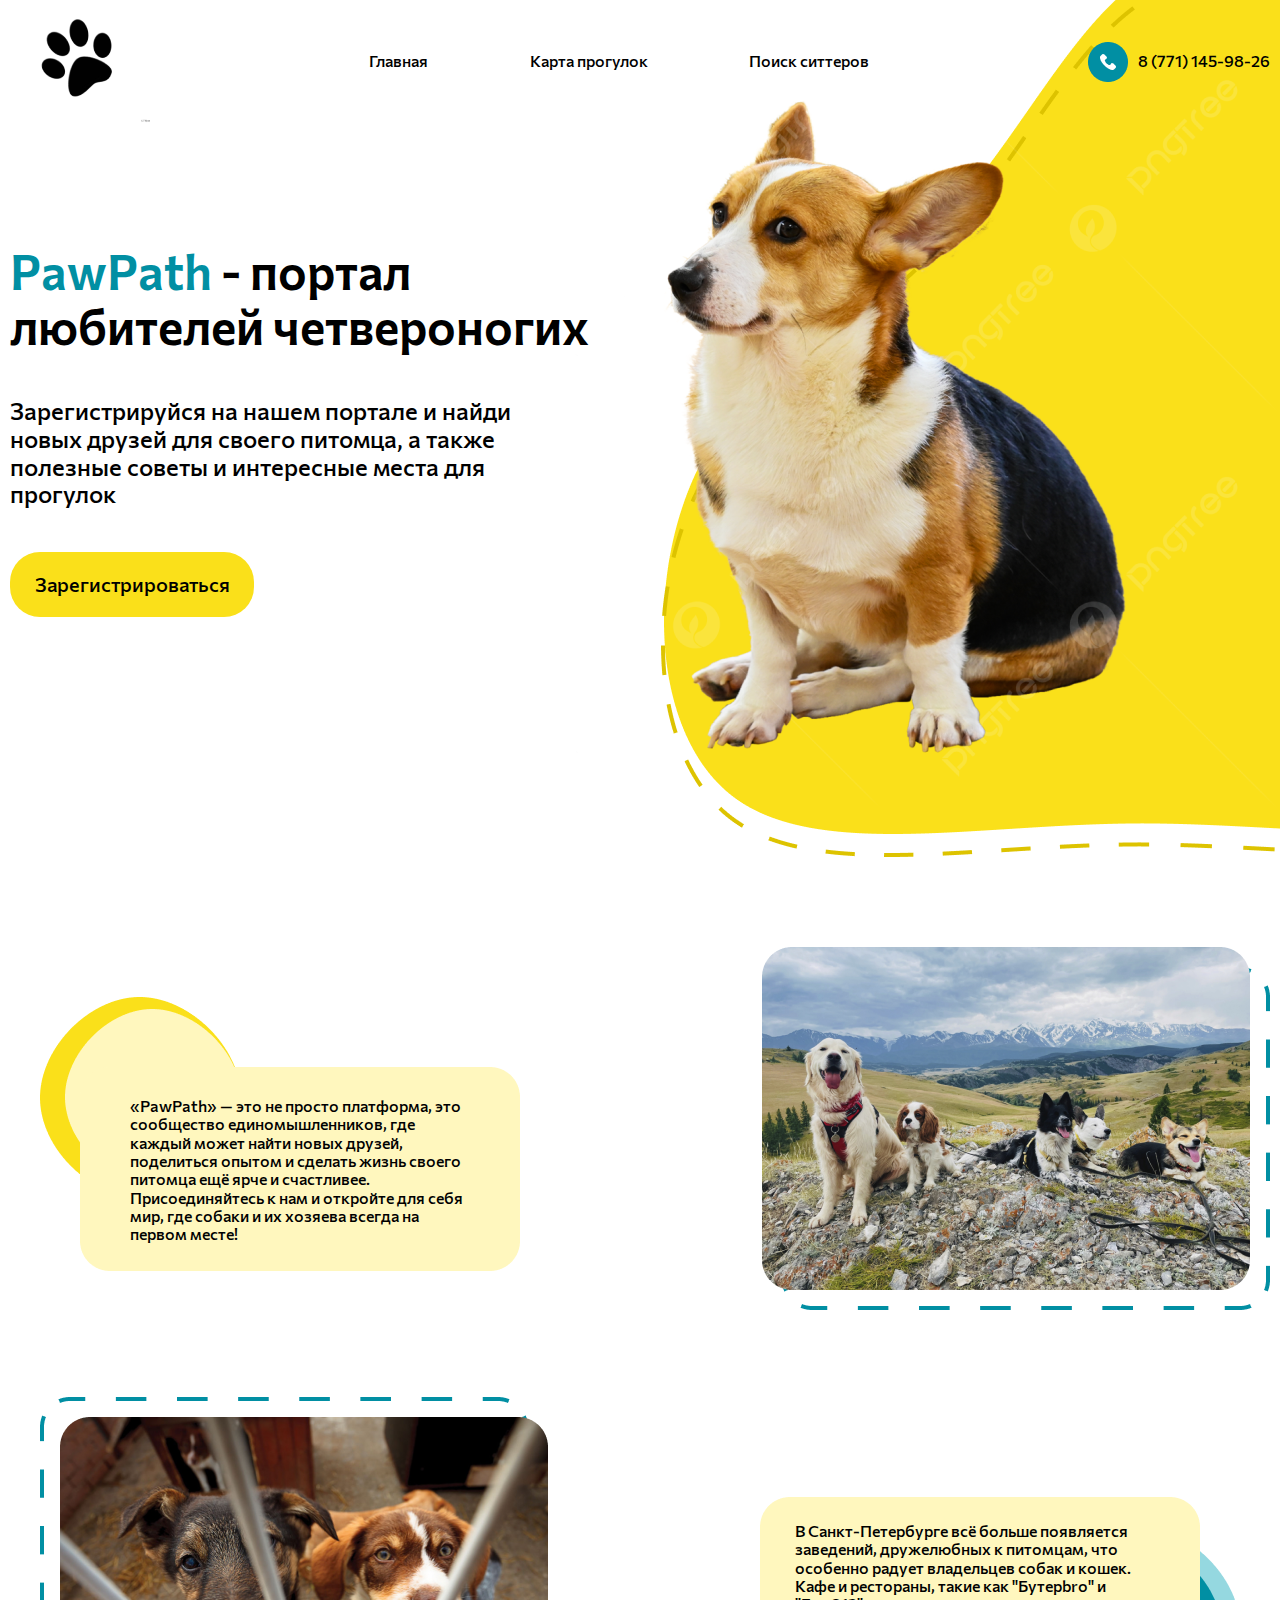
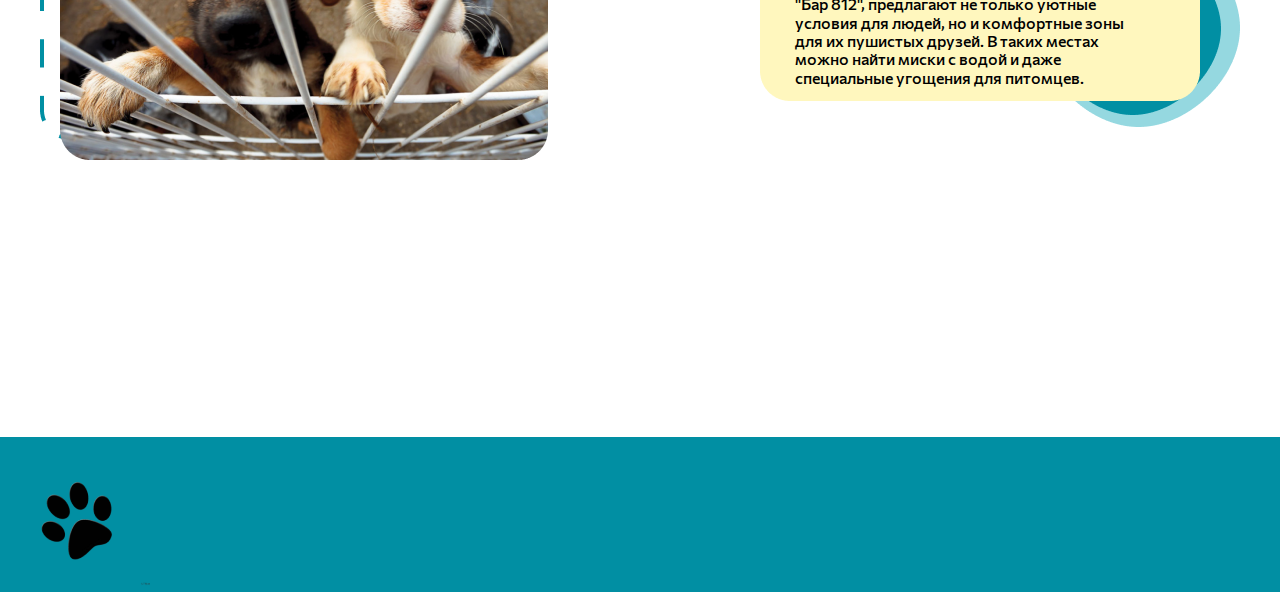
<file: index.html>
<!DOCTYPE html>
<html lang="en">
<head>
    <meta charset="UTF-8">
    <meta name="viewport" content="width=device-width, initial-scale=1.0">
    <link rel="stylesheet" href="./css/style.css">
    <link rel="icon" href="./images/paw.png" type="image/png">
    <title>Paw-path</title>
</head>
<body>
    <header class="header">
        <div class="container header__container">
            <img class="header__logo" src="./images/paw.png" alt="logo">
            <ul class="header__nav">
                <li class="header__nav-items header__main">Главная</li>
                <li class="header__nav-items header__map">Карта прогулок</li>
                <li class="header__nav-items">Поиск ситтеров</li>
            </ul> 
            <div class="header__contacts">
                <img src="./images/phone.png" alt="" class="header__contacts-img">
                <p class="header__phone">8 (771) 145-98-26</p>
            </div>   
        </div>
    </header>
    <main class="main">
        <section class="description">
            <div class="container description_container">
                <div class="description__text">
                    <p class="description__title"><span>PawPath</span> - портал любителей четвероногих</p>
                    <p class="description__subtite">Зарегистрируйся на нашем портале и найди новых друзей для своего питомца, а также полезные советы и интересные места для прогулок</p>
                    <button class="description__auth">Зарегистрироваться</button>
                </div>
                <div class="description__img">
                    <img src="./images/dog.png" alt="" class="description__dog">
                    <img src="./images/orange.png" alt="" class="description__background">
                </div>
            </div>
        </section>
        <section class="facts">
            <div class="container facts__container">
                    <div class="facts__left">
                        <p class="facts__text">«PawPath» — это не просто платформа, это сообщество единомышленников, где каждый может найти новых друзей, поделиться опытом и сделать жизнь своего питомца ещё ярче и счастливее. Присоединяйтесь к нам и откройте для себя мир, где собаки и их хозяева всегда на первом месте!</p>
                        <img src="./images/facts-back-1.png" alt="" class="facts__backround-1">
                        <img src="./images/facts-back-2.png" alt="" class="facts__backround-2">
                    </div>
                    <div class="facts__right">
                        <img src="./images/facts__border.png" alt="" class="facts__border">
                        <img src="./images/facts__dogs.png" alt="" class="facts__dog">
                    </div>
            </div>
        </section>
        <section class="funfact">
            <div class="container funfact__container">
                <div class="funfact__item">
                    <div class="funfact__left">
                        <img src="./images/facts__border.png" alt="" class="funfact__border">
                        <img src="./images/funfact_dogs.png" alt="" class="funfact__dog">
                    </div>
                    <div class="funfact__right">
                        <p class="funfact__text">В Санкт-Петербурге всё больше появляется заведений, дружелюбных к питомцам, что особенно радует владельцев собак и кошек. Кафе и рестораны, такие как "Бутерbro" и "Бар 812", предлагают не только уютные условия для людей, но и комфортные зоны для их пушистых друзей. В таких местах можно найти миски с водой и даже специальные угощения для питомцев. 
                        </p>
                        <img src="./images/funfact__background.png" alt="" class="funfact__backround-1">
                        <img src="./images/facts-back-2.png" alt="" class="funfact__backround-2">
                    </div>
                </div>
            </div>
        </section>
        <section class="alert hide">
            <div class="container alert__conatiner">
                <div class="alert__header">
                    <h3 class="alert__title">Мы рады вас приветствовать!</h3>
                    <img src="./images/close.png" alt="close" class="alert__close">
                </div> 
                <div class="alert__data">
                    <input type="text" class="alert__input" type="text" placeholder="Ваше имя...">
                    <input type="text" class="alert__input" type="text" placeholder="Ваш телефон...">
                    <input type="text" class="alert__input" type="text" placeholder="Ваш email...">
                    <input type="text" class="alert__input" type="text" placeholder="Кличка питомца">
                    <input type="text" class="alert__input" type="text" placeholder="Порода питомца">
                </div>  
                <button class="alert__file">Прикрепить фото питомца</button> 
                <button class="alert__auth">Зарегистрироваться</button>  
            </div>
        </section>
        <footer class="footer">
            <div class="container footer__container">
                <img src="./images/paw.png" alt="" class="footer__logo">
            </div>
        </footer>
    </main>
    <script src="https://api-maps.yandex.ru/2.1/?apikey=a1d4d468-446a-4469-a024-4dbfcba8fbee&lang=ru_RU"
    type="text/javascript">
    </script>
    <script src="./js/script.js"></script>
</body>
</html>
</file>
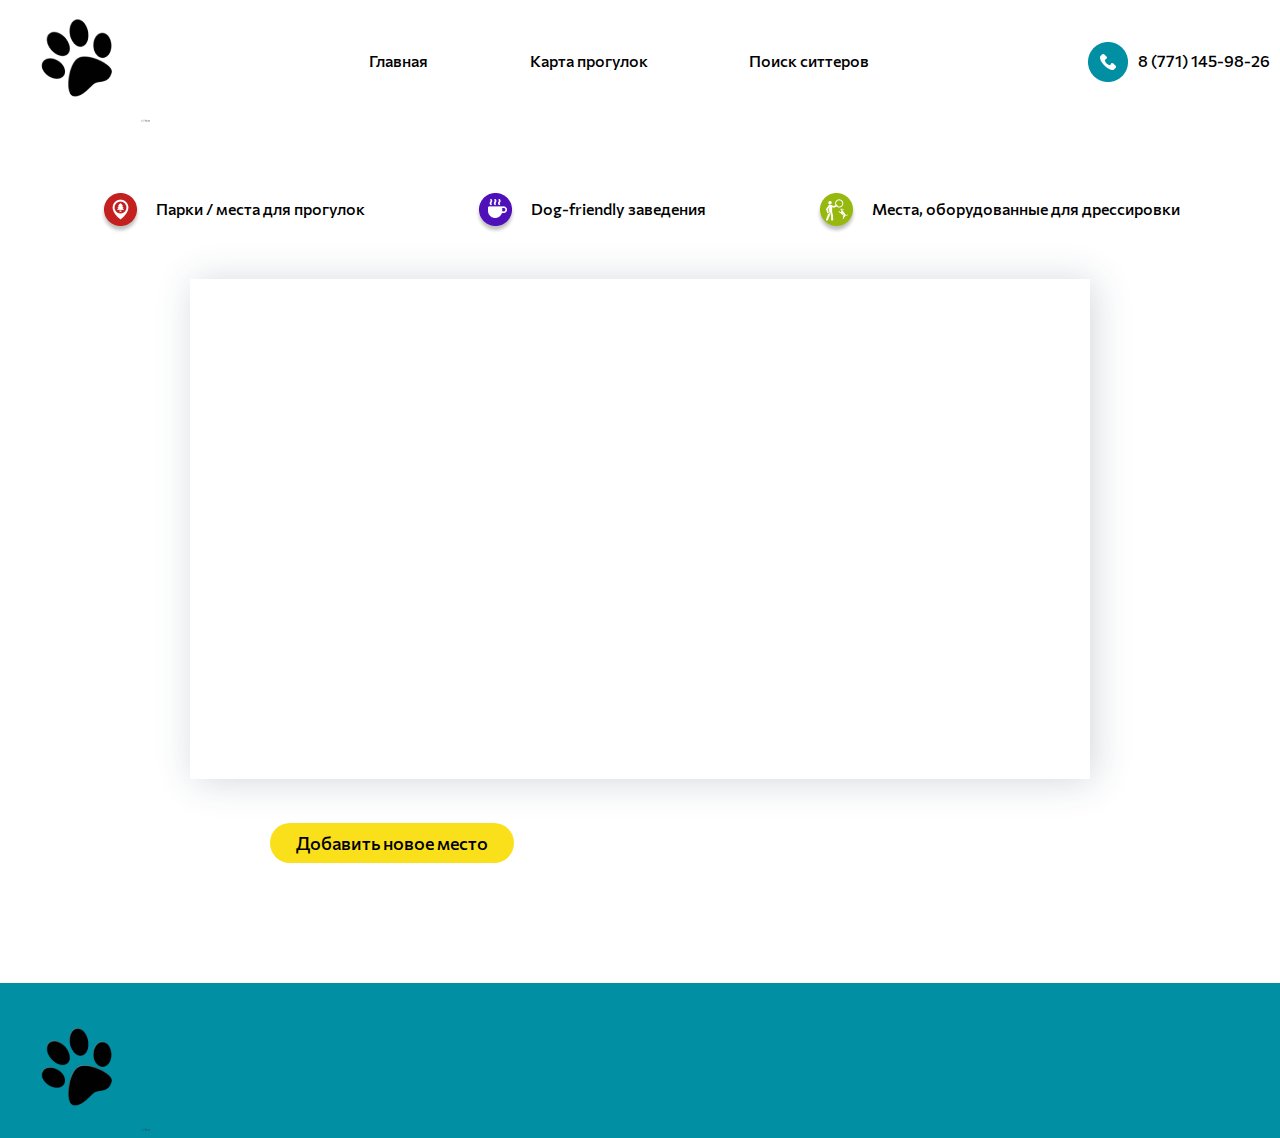
<file: map.html>
<!DOCTYPE html>
<html lang="en">
<head>
    <meta charset="UTF-8">
    <meta name="viewport" content="width=device-width, initial-scale=1.0">
    <link rel="stylesheet" href="./css/style.css">
    <link rel="icon" href="./images/paw.png" type="image/png">
    <title>Paw-path (map)</title>

</head>
<body>
    <header class="header">
        <div class="container header__container">
            <img class="header__logo" src="./images/paw.png" alt="logo">
            <ul class="header__nav">
                <li class="header__nav-items header__main">Главная</li>
                <li class="header__nav-items header__map">Карта прогулок</li>
                <li class="header__nav-items">Поиск ситтеров</li>
            </ul> 
            <div class="header__contacts">
                <img src="./images/phone.png" alt="" class="header__contacts-img">
                <p class="header__phone">8 (771) 145-98-26</p>
            </div>   
        </div>
    </header>
    <script src="./js/script.js"></script>
    <main>
        <section class="marks">
            <div class="container marks__container">
                <div class="marks__desc">
                    <div class="marks__item">
                        <img src="./images/park_mark.png" alt="" class="marks__img">
                        <p class="marks__text">Парки / места для прогулок</p>
                    </div>
                    <div class="marks__item">
                        <img src="./images/dog-friendly.png" alt="" class="marks__img">
                        <p class="marks__text">Dog-friendly заведения</p>
                    </div>
                    <div class="marks__item">
                        <img src="./images/mark_commands.png" alt="" class="marks__img">
                        <p class="marks__text">Места, оборудованные для дрессировки</p>
                    </div>
                </div>
                <!--<script type="text/javascript" charset="utf-8" async src="https://api-maps.yandex.ru/services/constructor/1.0/js/?um=constructor%3Ac27ae989a83c2bc05c1467d53670e6bea9ec00c4a25f7cadc397e3616625e464&amp;width=800&amp;height=500&amp;lang=en_FR&amp;scroll=true" class="map"></script>-->
                <div id="YMapsID" style="width: 900px; height: 500px;" class="marks__map"></div>
                <button class="marks__add btn">Добавить новое место</button>
            </div>
        </section>

        <section class="place hide">
            <div class="place__container container">
                <img src="./images/close.png" alt="close" class="place__close">
                <h1 class="place__title">Таврический сад</h1>
                <div class="place__slider">
                    <img src="./images/arrow.png" alt="" class="place__arrow-left">
                    <div class="place__photo">
                        <img src="./images/review-photo.png" alt="" class="place__img">
                        <img src="./images/review-photo-2.png" alt="" class="place__img">
                        <!--<img src="" alt="" class="place__img">-->
                        <!--<img src="" alt="" class="place__img">-->
                    </div>
                    <img src="./images/arrow.png" alt="" class="place__arrow-right">
                </div>
                <div class="place__desc">
                    <p class="place__text">
                        Посещение с животными любых видов, пород и размеров (кроме собаки-поводыря при наличии паспорта собаки-поводыря). Посещение с животными любых видов, пород и размеров (кроме собаки-поводыря при наличии паспорта собаки-поводыря). Посещение с животными любых видов, пород и размеров (кроме собаки-поводыря при наличии паспорта собаки-поводыря).
                    </p>
                    <p class="place__text">
                        Посещение с животными любых видов, пород и размеров (кроме собаки-поводыря при наличии паспорта собаки-поводыря). Посещение с животными любых видов, пород и размеров (кроме собаки-поводыря при наличии паспорта собаки-поводыря). 
                    </p>
                </div>
                <div class="place__review">
                    <h2 class="place__title">Отзывы</h2>
                    <div class="place__list-review">
                        <img src="./images/arrow.png" alt="" class="place__arrow-left">
                        <div class="place__review-item">
                            <div class="place__human">
                                <img src="./images/review-avatar.png" alt="avatar" class="place__avatar">
                                <div class="place__rating">
                                    <span class="place__name">Malika Fazlieva</span>
                                    <div class="place__stars">
                                        <img src="./images/star.png" alt="star" class="place__star">
                                        <img src="./images/star.png" alt="star" class="place__star">
                                        <img src="./images/star.png" alt="star" class="place__star">
                                    </div>
                                </div>
                            </div>
                            <p class="place__review-text">
                                Это удивительное место, где можно насладиться природой в самом центре города. Вход с собаками разрешен.
                            </p>
                        </div>
                        <div class="place__review-item">
                            <div class="place__human">
                                <img src="./images/review-avatar.png" alt="avatar" class="place__avatar">
                                <div class="place__rating">
                                    <span class="place__name">Malika Fazlieva</span>
                                    <div class="place__stars">
                                        <img src="./images/star.png" alt="star" class="place__star">
                                        <img src="./images/star.png" alt="star" class="place__star">
                                        <img src="./images/star.png" alt="star" class="place__star">
                                    </div>
                                </div>
                            </div>
                            <p class="place__review-text">
                                Это удивительное место, где можно насладиться природой в самом центре города. Вход с собаками разрешен.
                            </p>
                        </div>
                        <div class="place__review-item">
                            <div class="place__human">
                                <img src="./images/review-avatar.png" alt="avatar" class="place__avatar">
                                <div class="place__rating">
                                    <span class="place__name">Malika Fazlieva</span>
                                    <div class="place__stars">
                                        <img src="./images/star.png" alt="star" class="place__star">
                                        <img src="./images/star.png" alt="star" class="place__star">
                                        <img src="./images/star.png" alt="star" class="place__star">
                                    </div>
                                </div>
                            </div>
                            <p class="place__review-text">
                                Это удивительное место, где можно насладиться природой в самом центре города. Вход с собаками разрешен.
                            </p>
                        </div>
                        <img src="./images/arrow.png" alt="" class="place__arrow-right">
                    </div>
                    <div class="place__buttons">
                        <button class="place__add-photo btn">Добавить фото</button>
                        <button class="place__add-review btn">Добавить отзыв</button>
                    </div>
                </div>
            </div>
        </section>
        <div class="review hide">
            <div class="container review__container window">
                <img src="./images/close.png" alt="close" class="review__close">
                <h1 class="review__title">Ваш отзыв о локации поможет другим хозяевам !</h1>
                <textarea name="" id="" class="review__text" placeholder="Введите текст..."></textarea>
                <button class="review__send btn">Отправить отзыв</button>
            </div>
        </div>
        <div class="new window hide">
            <div class="new__container container">
                <img src="./images/close.png" alt="close" class="new__close">
                <h1 class="new__title">Будем рады новому месту для любителей четвероногих!</h1>
                <select name="" id="" aria-placeholder="Тип места" class="new__input new__select">
                   <option value="" disabled selected hidden>Тип места</option> 
                    <option value="">Парки / места для прогулок</option>
                    <option value="">Dog-friendly заведения</option>
                    <option value="">Места, оборудованные для дрессировки</option>
                </select>
                <input type="text" name="" id="" placeholder="Название" class="new__input">
                <textarea name="" id="" placeholder="Описание" class="new__input new__textarea"></textarea>
                <button class="new__add">Прикрепить фото локации</button>
                <button class="btn new__send">Отправить на проверку</button>
            </div>
        </div>
    </main>
    <div class="image hide">

    </div>
    <footer class="footer footer__map">
        <div class="container footer__container">
            <img src="./images/paw.png" alt="" class="footer__logo">
        </div>
    </footer>
    <script src="https://api-maps.yandex.ru/2.1/?apikey=a1d4d468-446a-4469-a024-4dbfcba8fbee&lang=ru_RU"
    type="text/javascript">
    </script>
   <script src="./js/script_map.js"></script>
</body>
</html>
</file>
<file: css/style.css>
/*! normalize.css v8.0.1 | MIT License | github.com/necolas/normalize.css */
/* Document
   ========================================================================== */
/**
 * 1. Correct the line height in all browsers.
 * 2. Prevent adjustments of font size after orientation changes in iOS.
 */
* {
  margin: 0;
  padding: 0;
}

html {
  line-height: 1.15; /* 1 */
  -webkit-text-size-adjust: 100%; /* 2 */
}

ul {
  list-style: none;
}

/* Sections
   ========================================================================== */
/**
 * Remove the margin in all browsers.
 */
body {
  margin: 0;
}

strong {
  font-weight: normal;
}

/**
 * Render the `main` element consistently in IE.
 */
main {
  display: block;
  margin: 0;
}

/**
 * Correct the font size and margin on `h1` elements within `section` and
 * `article` contexts in Chrome, Firefox, and Safari.
 */
h1 {
  font-size: 2em;
  margin: 0;
}

/* Grouping content
   ========================================================================== */
/**
 * 1. Add the correct box sizing in Firefox.
 * 2. Show the overflow in Edge and IE.
 */
hr {
  -webkit-box-sizing: content-box;
          box-sizing: content-box; /* 1 */
  height: 0; /* 1 */
  overflow: visible; /* 2 */
}

/**
 * 1. Correct the inheritance and scaling of font size in all browsers.
 * 2. Correct the odd `em` font sizing in all browsers.
 */
pre {
  font-family: monospace, monospace; /* 1 */
  font-size: 1em; /* 2 */
}

/* Text-level semantics
   ========================================================================== */
/**
 * Remove the gray background on active links in IE 10.
 */
ul {
  padding: 0;
}

a {
  background-color: transparent;
}

/**
 * 1. Remove the bottom border in Chrome 57-
 * 2. Add the correct text decoration in Chrome, Edge, IE, Opera, and Safari.
 */
abbr[title] {
  border-bottom: none; /* 1 */
  text-decoration: underline; /* 2 */
  -webkit-text-decoration: underline dotted;
          text-decoration: underline dotted; /* 2 */
}

/**
 * Add the correct font weight in Chrome, Edge, and Safari.
 */
b,
strong {
  font-weight: bolder;
}

/**
 * 1. Correct the inheritance and scaling of font size in all browsers.
 * 2. Correct the odd `em` font sizing in all browsers.
 */
code,
kbd,
samp {
  font-family: monospace, monospace; /* 1 */
  font-size: 1em; /* 2 */
}

/**
 * Add the correct font size in all browsers.
 */
small {
  font-size: 80%;
}

/**
 * Prevent `sub` and `sup` elements from affecting the line height in
 * all browsers.
 */
sub,
sup {
  font-size: 75%;
  line-height: 0;
  position: relative;
  vertical-align: baseline;
}

sub {
  bottom: -0.25em;
}

sup {
  top: -0.5em;
}

/* Embedded content
   ========================================================================== */
/**
 * Remove the border on images inside links in IE 10.
 */
img {
  border-style: none;
}

/* Forms
   ========================================================================== */
/**
 * 1. Change the font styles in all browsers.
 * 2. Remove the margin in Firefox and Safari.
 */
button,
input,
optgroup,
select,
textarea {
  font-family: inherit; /* 1 */
  font-size: 100%; /* 1 */
  margin: 0; /* 2 */
}

/**
 * Show the overflow in IE.
 * 1. Show the overflow in Edge.
 */
button,
input { /* 1 */
  overflow: visible;
}

/**
 * Remove the inheritance of text transform in Edge, Firefox, and IE.
 * 1. Remove the inheritance of text transform in Firefox.
 */
button,
select { /* 1 */
  text-transform: none;
}

/**
 * Correct the inability to style clickable types in iOS and Safari.
 */
button,
[type=button],
[type=reset],
[type=submit] {
  -webkit-appearance: button;
}

/**
 * Remove the inner border and padding in Firefox.
 */
button::-moz-focus-inner,
[type=button]::-moz-focus-inner,
[type=reset]::-moz-focus-inner,
[type=submit]::-moz-focus-inner {
  border-style: none;
  padding: 0;
}

/**
 * Restore the focus styles unset by the previous rule.
 */
button:-moz-focusring,
[type=button]:-moz-focusring,
[type=reset]:-moz-focusring,
[type=submit]:-moz-focusring {
  outline: 1px dotted ButtonText;
}

/**
 * Correct the padding in Firefox.
 */
fieldset {
  padding: 0.35em 0.75em 0.625em;
}

/**
 * 1. Correct the text wrapping in Edge and IE.
 * 2. Correct the color inheritance from `fieldset` elements in IE.
 * 3. Remove the padding so developers are not caught out when they zero out
 *    `fieldset` elements in all browsers.
 */
legend {
  -webkit-box-sizing: border-box;
          box-sizing: border-box; /* 1 */
  color: inherit; /* 2 */
  display: table; /* 1 */
  max-width: 100%; /* 1 */
  padding: 0; /* 3 */
  white-space: normal; /* 1 */
}

/**
 * Add the correct vertical alignment in Chrome, Firefox, and Opera.
 */
progress {
  vertical-align: baseline;
}

/**
 * Remove the default vertical scrollbar in IE 10+.
 */
textarea {
  overflow: auto;
}

/**
 * 1. Add the correct box sizing in IE 10.
 * 2. Remove the padding in IE 10.
 */
[type=checkbox],
[type=radio] {
  -webkit-box-sizing: border-box;
          box-sizing: border-box; /* 1 */
  padding: 0; /* 2 */
}

/**
 * Correct the cursor style of increment and decrement buttons in Chrome.
 */
[type=number]::-webkit-inner-spin-button,
[type=number]::-webkit-outer-spin-button {
  height: auto;
}

/**
 * 1. Correct the odd appearance in Chrome and Safari.
 * 2. Correct the outline style in Safari.
 */
[type=search] {
  -webkit-appearance: textfield; /* 1 */
  outline-offset: -2px; /* 2 */
}

/**
 * Remove the inner padding in Chrome and Safari on macOS.
 */
[type=search]::-webkit-search-decoration {
  -webkit-appearance: none;
}

/**
 * 1. Correct the inability to style clickable types in iOS and Safari.
 * 2. Change font properties to `inherit` in Safari.
 */
::-webkit-file-upload-button {
  -webkit-appearance: button; /* 1 */
  font: inherit; /* 2 */
}

/* Interactive
   ========================================================================== */
/*
 * Add the correct display in Edge, IE 10+, and Firefox.
 */
details {
  display: block;
}

/*
 * Add the correct display in all browsers.
 */
summary {
  display: list-item;
}

/* Misc
   ========================================================================== */
/**
 * Add the correct display in IE 10+.
 */
template {
  display: none;
}

/**
 * Add the correct display in IE 10.
 */
[hidden] {
  display: none;
}

a {
  text-decoration: none;
  color: inherit;
}

@font-face {
  font-family: "Commissioner";
  font-weight: 500;
  src: url("../fonts/CommissionerFlair-Medium.ttf");
}
@font-face {
  font-family: "Commissioner";
  font-weight: 600;
  src: url("../fonts/CommissionerFlair-SemiBold.ttf");
}
@font-face {
  font-family: "Commissioner";
  font-weight: 400;
  src: url("../fonts/CommissionerLoud-Light.ttf");
}
body {
  font-family: "Commissioner";
  font-weight: 500;
  font-size: 16px;
}

.container {
  margin: 0 auto;
  padding: 0 10px;
  max-width: 1400px;
}

.header {
  z-index: 10;
}
.header__container {
  display: -webkit-box;
  display: -ms-flexbox;
  display: flex;
  -webkit-box-pack: justify;
      -ms-flex-pack: justify;
          justify-content: space-between;
}
.header__nav {
  display: -webkit-box;
  display: -ms-flexbox;
  display: flex;
  -webkit-box-pack: justify;
      -ms-flex-pack: justify;
          justify-content: space-between;
  -webkit-box-align: center;
      -ms-flex-align: center;
          align-items: center;
  min-width: 500px;
}
.header__nav-items:not(:first-child) {
  margin-left: 20px;
}
.header__nav-items {
  -webkit-transition-duration: 0.5s;
          transition-duration: 0.5s;
  cursor: pointer;
}
.header__nav-items:hover {
  color: #018FA3;
}
.header__nav-items:active {
  color: #025f6c;
}
.header__contacts {
  display: -webkit-box;
  display: -ms-flexbox;
  display: flex;
  -webkit-box-pack: justify;
      -ms-flex-pack: justify;
          justify-content: space-between;
  -webkit-box-align: center;
      -ms-flex-align: center;
          align-items: center;
}
.header__phone {
  margin-left: 10px;
}

.description {
  margin-top: 30px;
  display: -webkit-box;
  display: -ms-flexbox;
  display: flex;
  -webkit-box-pack: justify;
      -ms-flex-pack: justify;
          justify-content: space-between;
}
.description__background {
  position: absolute;
  top: 0;
  right: 0;
  z-index: -2;
}
.description__dog {
  position: absolute;
  right: 0;
  top: 30px;
  z-index: -1;
}
.description__text {
  max-width: 50%;
  margin-top: 90px;
}
.description__title {
  font-size: 48px;
  font-weight: 600;
}
.description__title span {
  color: #018FA3;
}
.description__subtite {
  font-size: 24px;
  margin-top: 44px;
  max-width: 80%;
}
.description__auth {
  width: 244px;
  height: 65px;
  text-align: center;
  border: 0;
  border-radius: 30px;
  background-color: #FAE01A;
  font-size: 20px;
  margin-top: 44px;
  font-weight: 500;
  -webkit-transition-duration: 0.5s;
          transition-duration: 0.5s;
}
.description__auth:hover {
  background-color: #018FA3;
  color: white;
}
.description__auth:active {
  background-color: #025f6c;
  color: white;
}

.facts {
  margin-top: 300px;
  padding-top: 30px;
  padding-bottom: 30px;
  position: relative;
}
.facts__item {
  display: -webkit-box;
  display: -ms-flexbox;
  display: flex;
  -webkit-box-pack: justify;
      -ms-flex-pack: justify;
          justify-content: space-between;
  -webkit-box-align: center;
      -ms-flex-align: center;
          align-items: center;
}
.facts__backround-1 {
  position: absolute;
  top: 80px;
  left: 40px;
}
.facts__backround-2 {
  position: absolute;
  top: 150px;
  left: 80px;
}
.facts__text {
  position: absolute;
  z-index: 1;
  top: 180px;
  left: 130px;
  max-width: 340px;
}
.facts__right {
  position: relative;
}
.facts__border {
  position: absolute;
  right: 0;
  top: 20px;
}
.facts__dog {
  position: absolute;
  right: 20px;
}

.funfact {
  margin-top: 400px;
  padding-top: 30px;
  padding-bottom: 30px;
  position: relative;
}
.funfact__item {
  display: -webkit-box;
  display: -ms-flexbox;
  display: flex;
  -webkit-box-pack: justify;
      -ms-flex-pack: justify;
          justify-content: space-between;
  -webkit-box-align: center;
      -ms-flex-align: center;
          align-items: center;
}
.funfact__backround-1 {
  position: absolute;
  top: 150px;
  right: 40px;
}
.funfact__backround-2 {
  position: absolute;
  top: 120px;
  right: 80px;
}
.funfact__text {
  position: absolute;
  z-index: 1;
  top: 145px;
  right: 145px;
  max-width: 340px;
}
.funfact__border {
  position: absolute;
  left: 40px;
  top: 20px;
}
.funfact__dog {
  position: absolute;
  left: 60px;
  top: 40px;
}

.footer {
  margin-top: 600px;
  background-color: #018FA3;
  height: 155px;
}
.footer__logo {
  padding-top: 26px;
}
.footer__map {
  margin-top: 100px;
}

.alert__title {
  text-align: center;
  margin: 0 auto;
  margin-top: 20px;
  margin-bottom: 20px;
  font-size: 28px;
  max-width: 205px;
}
.alert__data {
  margin: 0 auto;
}
.alert__input {
  margin: 0 auto;
  margin-left: 20px;
  font-family: "Commissioner";
  font-weight: 400;
  border-radius: 20px;
  padding: 20px;
  border: 0px;
  width: 300px;
  color: #c2c2c2;
  margin-bottom: 20px;
  -webkit-box-shadow: 5px 5px 8px 1px rgba(34, 60, 80, 0.1);
  box-shadow: 5px 5px 8px 1px rgba(34, 60, 80, 0.1);
}
.alert__file {
  border-radius: 20px;
  border: 0px;
  background-color: #FAE01A;
  font-weight: 400;
  padding: 5px 10px;
  margin-left: 20px;
  margin-bottom: 30px;
  font-size: 12px;
}
.alert__auth {
  background-color: #FAE01A;
  border-radius: 30px;
  border: 0px;
  font-weight: 500;
  padding: 10px 20px 12px 20px;
  font-size: 24px;
  margin-left: 50px;
}
.alert__header {
  display: -webkit-box;
  display: -ms-flexbox;
  display: flex;
}
.alert__close {
  max-width: 40px;
  max-height: 40px;
  margin-top: 7px;
  cursor: pointer;
}

.hide {
  display: none;
}

.marks {
  margin-top: 70px;
}
.marks__container {
  top: 10px;
  padding: 0 30px;
}
.marks__desc {
  display: -webkit-box;
  display: -ms-flexbox;
  display: flex;
  -webkit-box-pack: justify;
      -ms-flex-pack: justify;
          justify-content: space-between;
  padding: 0 70px;
}
.marks__item {
  display: -webkit-box;
  display: -ms-flexbox;
  display: flex;
}
.marks__item:not(:last-child) {
  margin-right: 30px;
}
.marks__text {
  margin-left: 15px;
  margin-top: 7px;
}
.marks__add {
  margin-left: 240px;
}

.btn {
  width: 244px;
  height: 40px;
  text-align: center;
  border: 0;
  border-radius: 30px;
  background-color: #FAE01A;
  font-size: 18px;
  margin-top: 44px;
  margin-bottom: 20px;
  font-weight: 500;
  -webkit-transition-duration: 0.5s;
          transition-duration: 0.5s;
}
.btn:hover {
  background-color: #018FA3;
  color: white;
}
.btn:active {
  background-color: #025f6c;
  color: white;
}

.marks__map {
  margin: 0 auto;
  margin-top: 45px;
  -webkit-box-shadow: 4px 2px 36px 0px rgba(34, 60, 80, 0.2);
  box-shadow: 4px 2px 36px 0px rgba(34, 60, 80, 0.2);
}

.place {
  z-index: 3;
  position: fixed;
  top: 50%;
  left: 50%;
  margin-right: -50%;
  -webkit-transform: translate(-50%, -50%);
  transform: translate(-50%, -50%);
  -webkit-animation: sani 0.5s forwards;
  animation: sani 0.5s forwards;
  -webkit-box-shadow: 5px 5px 8px 1px rgba(34, 60, 80, 0.24);
  box-shadow: 5px 5px 8px 1px rgba(34, 60, 80, 0.24);
  max-height: 80%;
  overflow: auto;
  margin: 0 auto;
  max-width: 80%;
  background-color: #F6FAFF;
  padding-top: 15px;
  padding-left: 10px;
  padding-right: 10px;
}
.place__container {
  margin: 0 auto;
}
.place__title {
  text-align: center;
  font-size: 48px;
}
.place__img {
  max-width: 500px;
}
.place__img:not(:last-of-type) {
  margin-right: 25px;
}
.place__photo {
  display: -webkit-box;
  display: -ms-flexbox;
  display: flex;
  -webkit-box-pack: justify;
      -ms-flex-pack: justify;
          justify-content: space-between;
  margin-top: 25px;
  margin-right: 15px;
  margin-left: 15px;
}
.place__slider {
  display: -webkit-box;
  display: -ms-flexbox;
  display: flex;
  -webkit-box-align: center;
      -ms-flex-align: center;
          align-items: center;
  -webkit-box-pack: justify;
      -ms-flex-pack: justify;
          justify-content: space-between;
}
.place__arrow-left {
  -webkit-transform: rotate(180deg);
          transform: rotate(180deg);
}
.place__desc {
  margin-top: 54px;
  padding-left: 50px;
  padding-right: 50px;
}
.place__text {
  text-align: center;
  font-size: 20px;
}
.place__text:not(:last-child) {
  margin-bottom: 15px;
}
.place__review {
  margin-top: 54px;
}
.place__review-item {
  padding: 30px;
  max-width: 250px;
  max-height: 224px;
  border-radius: 30px;
  border: #018FA3 4px solid;
}
.place__human {
  display: -webkit-box;
  display: -ms-flexbox;
  display: flex;
  -webkit-box-align: center;
      -ms-flex-align: center;
          align-items: center;
  margin-bottom: 15px;
}
.place__avatar {
  margin-right: 15px;
}
.place__list-review {
  display: -webkit-box;
  display: -ms-flexbox;
  display: flex;
  -webkit-box-pack: justify;
      -ms-flex-pack: justify;
          justify-content: space-between;
  -webkit-box-align: center;
      -ms-flex-align: center;
          align-items: center;
  margin-top: 25px;
}
.place__buttons {
  display: -webkit-box;
  display: -ms-flexbox;
  display: flex;
  -webkit-box-pack: center;
      -ms-flex-pack: center;
          justify-content: center;
}
.place__add-photo {
  margin-right: 25px;
}
.place__close {
  position: absolute;
  right: 7px;
  top: 7px;
  max-width: 26px;
}

.image {
  position: absolute;
  top: 0;
  left: 0;
  background: #000;
  min-height: 200vh;
  width: 100%;
  z-index: 0;
  opacity: 0.4;
  overflow: auto;
}

.window {
  position: fixed;
  top: 50%;
  left: 50%;
  margin-right: -50%;
  -webkit-transform: translate(-50%, -50%);
  transform: translate(-50%, -50%);
  -webkit-animation: sani 0.5s forwards;
  animation: sani 0.5s forwards;
  -webkit-box-shadow: 5px 5px 8px 1px rgba(34, 60, 80, 0.24);
  box-shadow: 5px 5px 8px 1px rgba(34, 60, 80, 0.24);
  width: 400px;
  height: 650px;
  border-radius: 30px;
  background-color: #F6FAFF;
}

.review {
  position: fixed;
  z-index: 10;
  top: 50%;
  left: 50%;
  margin-right: -50%;
  -webkit-transform: translate(-50%, -50%);
  transform: translate(-50%, -50%);
  -webkit-animation: sani 0.5s forwards;
  animation: sani 0.5s forwards;
  -webkit-box-shadow: 5px 5px 8px 1px rgba(34, 60, 80, 0.24);
  box-shadow: 5px 5px 8px 1px rgba(34, 60, 80, 0.24);
}
.review__container {
  display: -webkit-box;
  display: -ms-flexbox;
  display: flex;
  -webkit-box-orient: vertical;
  -webkit-box-direction: normal;
      -ms-flex-direction: column;
          flex-direction: column;
  -webkit-box-align: center;
      -ms-flex-align: center;
          align-items: center;
}
.review__title {
  margin: 0 auto;
  text-align: center;
  margin-top: 30px;
}
.review__text {
  height: 60%;
  width: 80%;
  border: 0;
  font-size: 18px;
  margin: 0 auto;
  margin-top: 20px;
  padding: 10px;
  border-radius: 15px;
}
.review__send {
  margin: 0 auto;
  margin-top: 20px;
}
.review__close {
  position: absolute;
  top: 10px;
  right: 10px;
  height: 30px;
}

.new {
  position: fixed;
  z-index: 10;
}
.new__container {
  display: -webkit-box;
  display: -ms-flexbox;
  display: flex;
  -webkit-box-align: start;
      -ms-flex-align: start;
          align-items: start;
  -webkit-box-orient: vertical;
  -webkit-box-direction: normal;
      -ms-flex-direction: column;
          flex-direction: column;
}
.new__title {
  text-align: center;
  margin-top: 30px;
}
.new__input {
  border-radius: 15px;
  padding: 10px;
  border: 0px;
  width: 80%;
  height: 40px;
  -webkit-box-shadow: 5px 5px 8px 1px rgba(34, 60, 80, 0.1);
  box-shadow: 5px 5px 8px 1px rgba(34, 60, 80, 0.1);
  margin-left: 30px;
}
.new__input:not(:last-child) {
  margin-bottom: 17px;
}
.new__textarea {
  height: 200px;
}
.new__select {
  margin-top: 30px;
}
.new__send {
  margin: 0 auto;
  margin-top: 20px;
}
.new__add {
  border-radius: 30px;
  background-color: #b2b2b2;
  border: 0;
  padding: 7px;
  font-weight: 500;
  margin-left: 30px;
  font-size: 14px;
}
.new__close {
  position: absolute;
  top: 10px;
  right: 10px;
  height: 30px;
}
</file>
